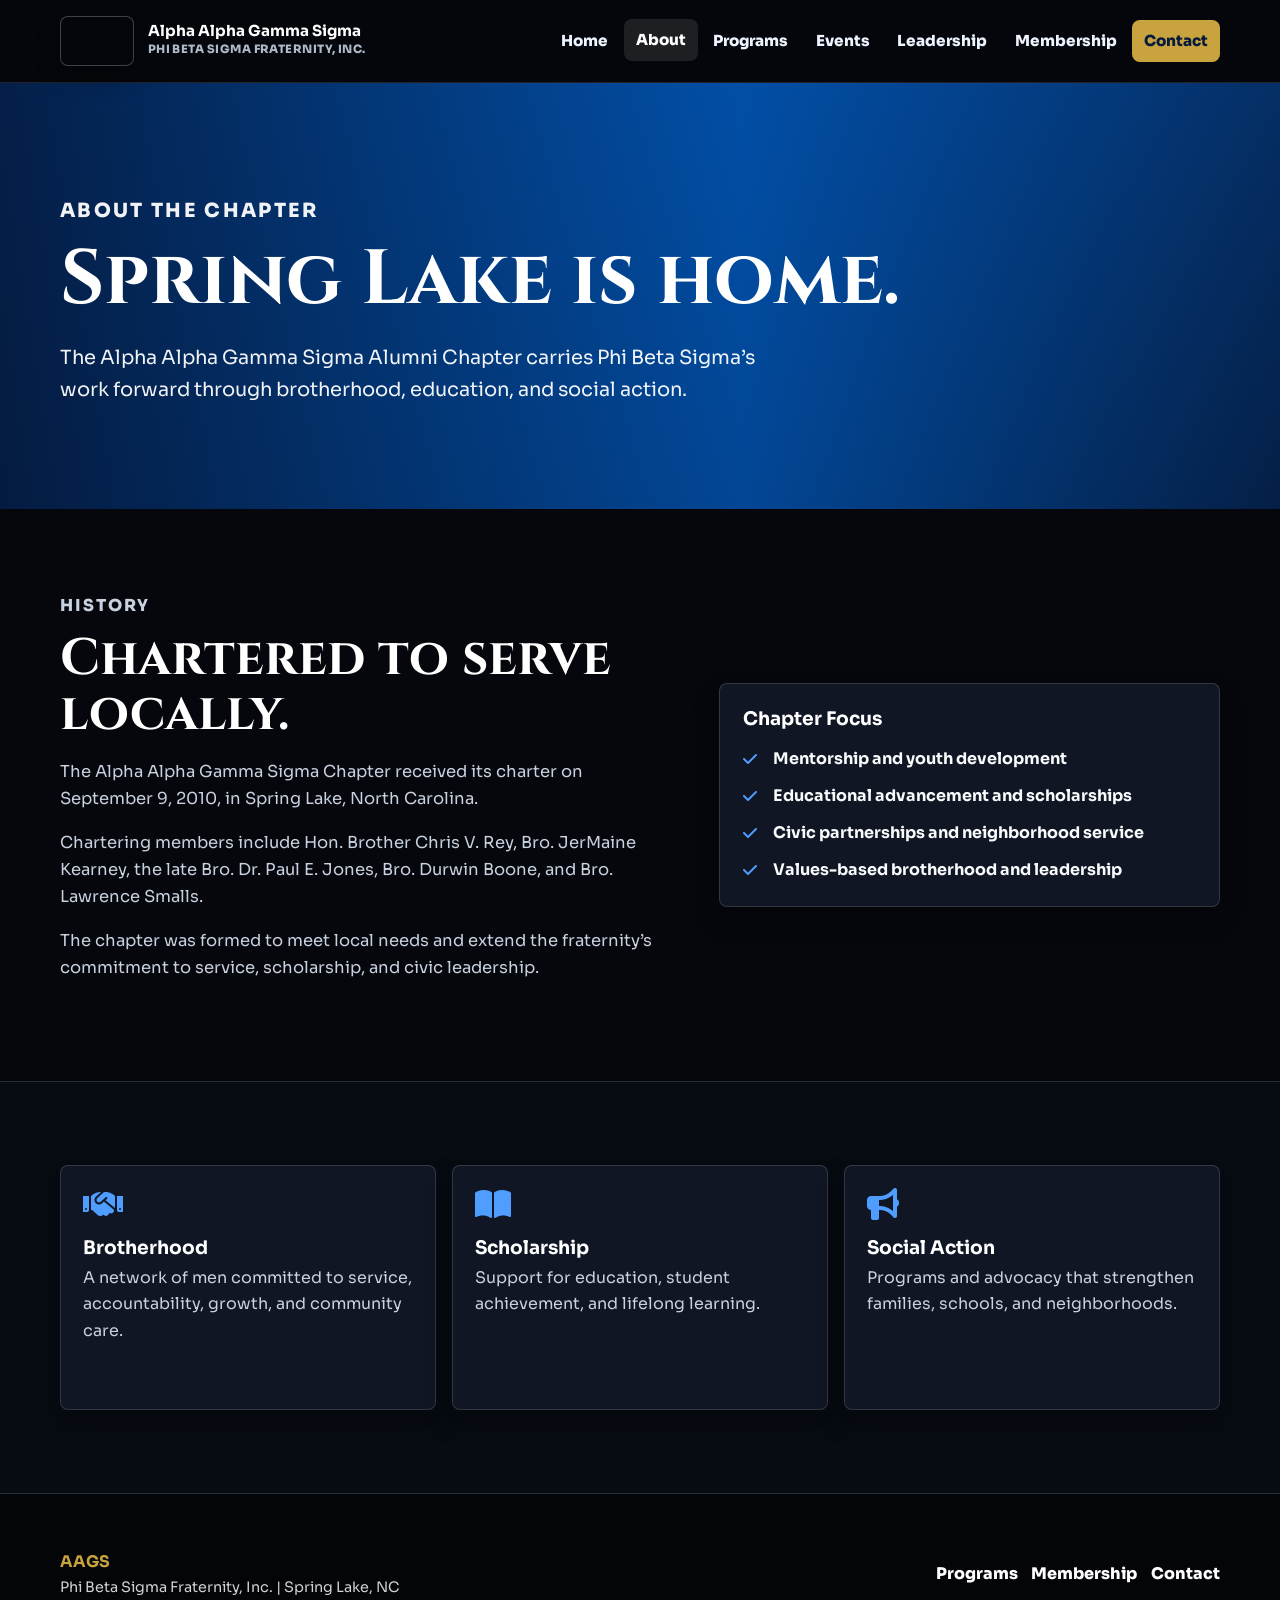
<file: about.html>
<!DOCTYPE html>
<html lang="en">
<head>
    <meta charset="UTF-8">
    <meta name="viewport" content="width=device-width, initial-scale=1.0">
    <title>About | AAGS Phi Beta Sigma</title>
    <meta name="description" content="About the Alpha Alpha Gamma Sigma Chapter of Phi Beta Sigma Fraternity, Inc.">
    <link rel="preconnect" href="https://fonts.googleapis.com">
    <link rel="preconnect" href="https://fonts.gstatic.com" crossorigin>
    <link href="https://fonts.googleapis.com/css2?family=Cinzel:wght@600;700;800&family=Sora:wght@400;500;600;700;800&display=swap" rel="stylesheet">
    <link rel="stylesheet" href="ai_studio_code.css">
    <link rel="stylesheet" href="https://cdnjs.cloudflare.com/ajax/libs/font-awesome/6.0.0/css/all.min.css">
</head>
<body>
    <a class="skip-link" href="#main">Skip to content</a>
    <header class="site-header">
        <nav class="container nav" aria-label="Primary navigation">
            <a href="index.html" class="logo"><span class="logo-seal">Σ</span><span><strong>Alpha Alpha Gamma Sigma</strong><small>Phi Beta Sigma Fraternity, Inc.</small></span></a>
            <button class="hamburger" id="hamburger" type="button" aria-label="Toggle navigation" aria-expanded="false" aria-controls="nav-links"><span></span><span></span><span></span></button>
            <ul class="nav-links" id="nav-links">
                <li><a href="index.html">Home</a></li>
                <li><a class="is-active" href="about.html">About</a></li>
                <li><a href="programs.html">Programs</a></li>
                <li><a href="events.html">Events</a></li>
                <li><a href="leadership.html">Leadership</a></li>
                <li><a href="membership.html">Membership</a></li>
                <li><a class="nav-cta" href="contact.html">Contact</a></li>
            </ul>
        </nav>
    </header>
    <main id="main">
        <section class="page-hero about-hero">
            <div class="container">
                <p class="eyebrow">About The Chapter</p>
                <h1>Spring Lake is home.</h1>
                <p>The Alpha Alpha Gamma Sigma Alumni Chapter carries Phi Beta Sigma’s work forward through brotherhood, education, and social action.</p>
            </div>
        </section>
        <section class="section">
            <div class="container split">
                <div>
                    <p class="section-kicker">History</p>
                    <h2>Chartered to serve locally.</h2>
                    <p>The Alpha Alpha Gamma Sigma Chapter received its charter on September 9, 2010, in Spring Lake, North Carolina.</p>
                    <p>Chartering members include Hon. Brother Chris V. Rey, Bro. JerMaine Kearney, the late Bro. Dr. Paul E. Jones, Bro. Durwin Boone, and Bro. Lawrence Smalls.</p>
                    <p>The chapter was formed to meet local needs and extend the fraternity’s commitment to service, scholarship, and civic leadership.</p>
                </div>
                <div class="info-panel">
                    <h3>Chapter Focus</h3>
                    <ul class="check-list">
                        <li>Mentorship and youth development</li>
                        <li>Educational advancement and scholarships</li>
                        <li>Civic partnerships and neighborhood service</li>
                        <li>Values-based brotherhood and leadership</li>
                    </ul>
                </div>
            </div>
        </section>
        <section class="section soft-section">
            <div class="container card-grid three">
                <article class="feature-card"><i class="fas fa-handshake" aria-hidden="true"></i><h3>Brotherhood</h3><p>A network of men committed to service, accountability, growth, and community care.</p></article>
                <article class="feature-card"><i class="fas fa-book-open" aria-hidden="true"></i><h3>Scholarship</h3><p>Support for education, student achievement, and lifelong learning.</p></article>
                <article class="feature-card"><i class="fas fa-bullhorn" aria-hidden="true"></i><h3>Social Action</h3><p>Programs and advocacy that strengthen families, schools, and neighborhoods.</p></article>
            </div>
        </section>
    </main>
    <footer class="site-footer"><div class="container footer-grid"><div><strong>AAGS</strong><span>Phi Beta Sigma Fraternity, Inc. | Spring Lake, NC</span></div><div class="footer-links"><a href="programs.html">Programs</a><a href="membership.html">Membership</a><a href="contact.html">Contact</a></div></div></footer>
    <script src="site.js"></script>
</body>
</html>
</file>
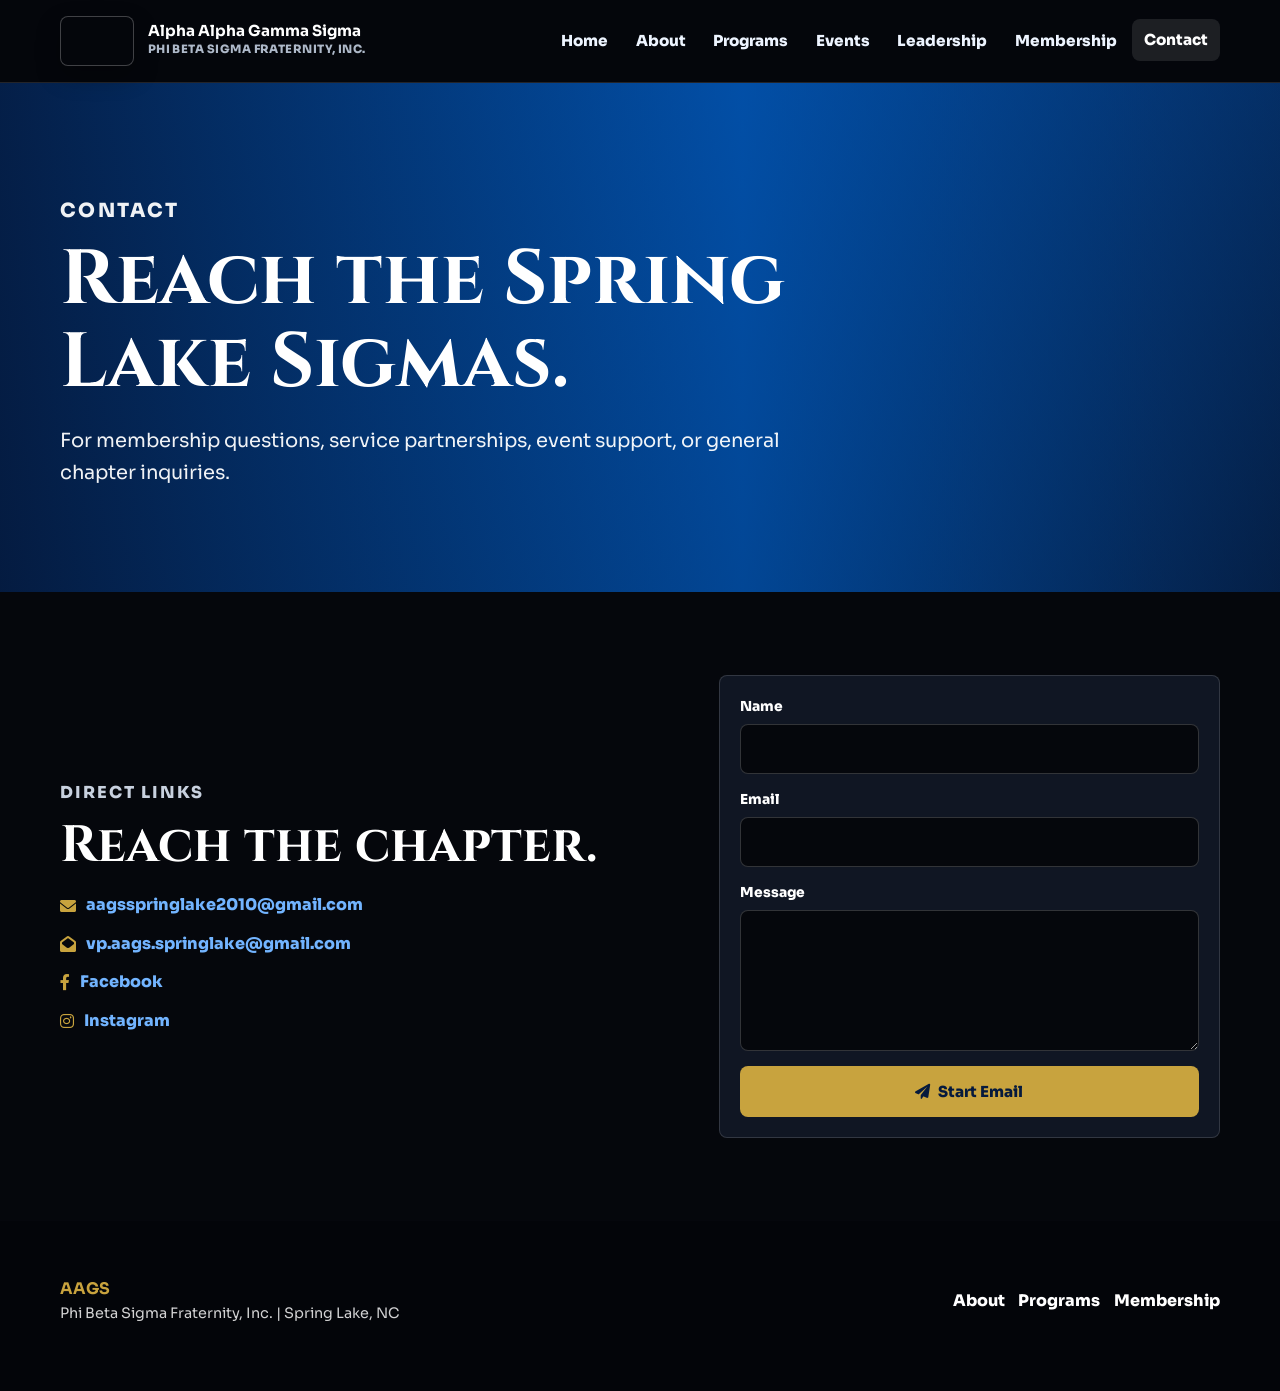
<file: contact.html>
<!DOCTYPE html>
<html lang="en">
<head>
    <meta charset="UTF-8">
    <meta name="viewport" content="width=device-width, initial-scale=1.0">
    <title>Contact | AAGS Phi Beta Sigma</title>
    <meta name="description" content="Contact the Alpha Alpha Gamma Sigma Chapter.">
    <link rel="preconnect" href="https://fonts.googleapis.com">
    <link rel="preconnect" href="https://fonts.gstatic.com" crossorigin>
    <link href="https://fonts.googleapis.com/css2?family=Cinzel:wght@600;700;800&family=Sora:wght@400;500;600;700;800&display=swap" rel="stylesheet">
    <link rel="stylesheet" href="ai_studio_code.css">
    <link rel="stylesheet" href="https://cdnjs.cloudflare.com/ajax/libs/font-awesome/6.0.0/css/all.min.css">
</head>
<body>
    <a class="skip-link" href="#main">Skip to content</a>
    <header class="site-header">
        <nav class="container nav" aria-label="Primary navigation">
            <a href="index.html" class="logo"><span class="logo-seal">Σ</span><span><strong>Alpha Alpha Gamma Sigma</strong><small>Phi Beta Sigma Fraternity, Inc.</small></span></a>
            <button class="hamburger" id="hamburger" type="button" aria-label="Toggle navigation" aria-expanded="false" aria-controls="nav-links"><span></span><span></span><span></span></button>
            <ul class="nav-links" id="nav-links">
                <li><a href="index.html">Home</a></li>
                <li><a href="about.html">About</a></li>
                <li><a href="programs.html">Programs</a></li>
                <li><a href="events.html">Events</a></li>
                <li><a href="leadership.html">Leadership</a></li>
                <li><a href="membership.html">Membership</a></li>
                <li><a class="nav-cta is-active" href="contact.html">Contact</a></li>
            </ul>
        </nav>
    </header>
    <main id="main">
        <section class="page-hero contact-hero">
            <div class="container">
                <p class="eyebrow">Contact</p>
                <h1>Reach the Spring Lake Sigmas.</h1>
                <p>For membership questions, service partnerships, event support, or general chapter inquiries.</p>
            </div>
        </section>
        <section class="section">
            <div class="container split">
                <div>
                    <p class="section-kicker">Direct Links</p>
                    <h2>Reach the chapter.</h2>
                    <div class="contact-links">
                        <a href="mailto:aagsspringlake2010@gmail.com"><i class="fas fa-envelope" aria-hidden="true"></i> aagsspringlake2010@gmail.com</a>
                        <a href="mailto:vp.aags.springlake@gmail.com"><i class="fas fa-envelope-open" aria-hidden="true"></i> vp.aags.springlake@gmail.com</a>
                        <a href="https://www.facebook.com/springlakesigmas/" target="_blank" rel="noopener noreferrer"><i class="fab fa-facebook-f" aria-hidden="true"></i> Facebook</a>
                        <a href="https://www.instagram.com/springlakesigmas?igsh=Mno2aHN0MXltemZu&utm_source=qr" target="_blank" rel="noopener noreferrer"><i class="fab fa-instagram" aria-hidden="true"></i> Instagram</a>
                    </div>
                </div>
                <form class="contact-form" action="mailto:aagsspringlake2010@gmail.com" method="post" enctype="text/plain">
                    <label>Name<input name="name" type="text" autocomplete="name" required></label>
                    <label>Email<input name="email" type="email" autocomplete="email" required></label>
                    <label>Message<textarea name="message" rows="5" required></textarea></label>
                    <button class="btn btn-gold" type="submit"><i class="fas fa-paper-plane" aria-hidden="true"></i> Start Email</button>
                </form>
            </div>
        </section>
    </main>
    <footer class="site-footer"><div class="container footer-grid"><div><strong>AAGS</strong><span>Phi Beta Sigma Fraternity, Inc. | Spring Lake, NC</span></div><div class="footer-links"><a href="about.html">About</a><a href="programs.html">Programs</a><a href="membership.html">Membership</a></div></div></footer>
    <script src="site.js"></script>
</body>
</html>
</file>
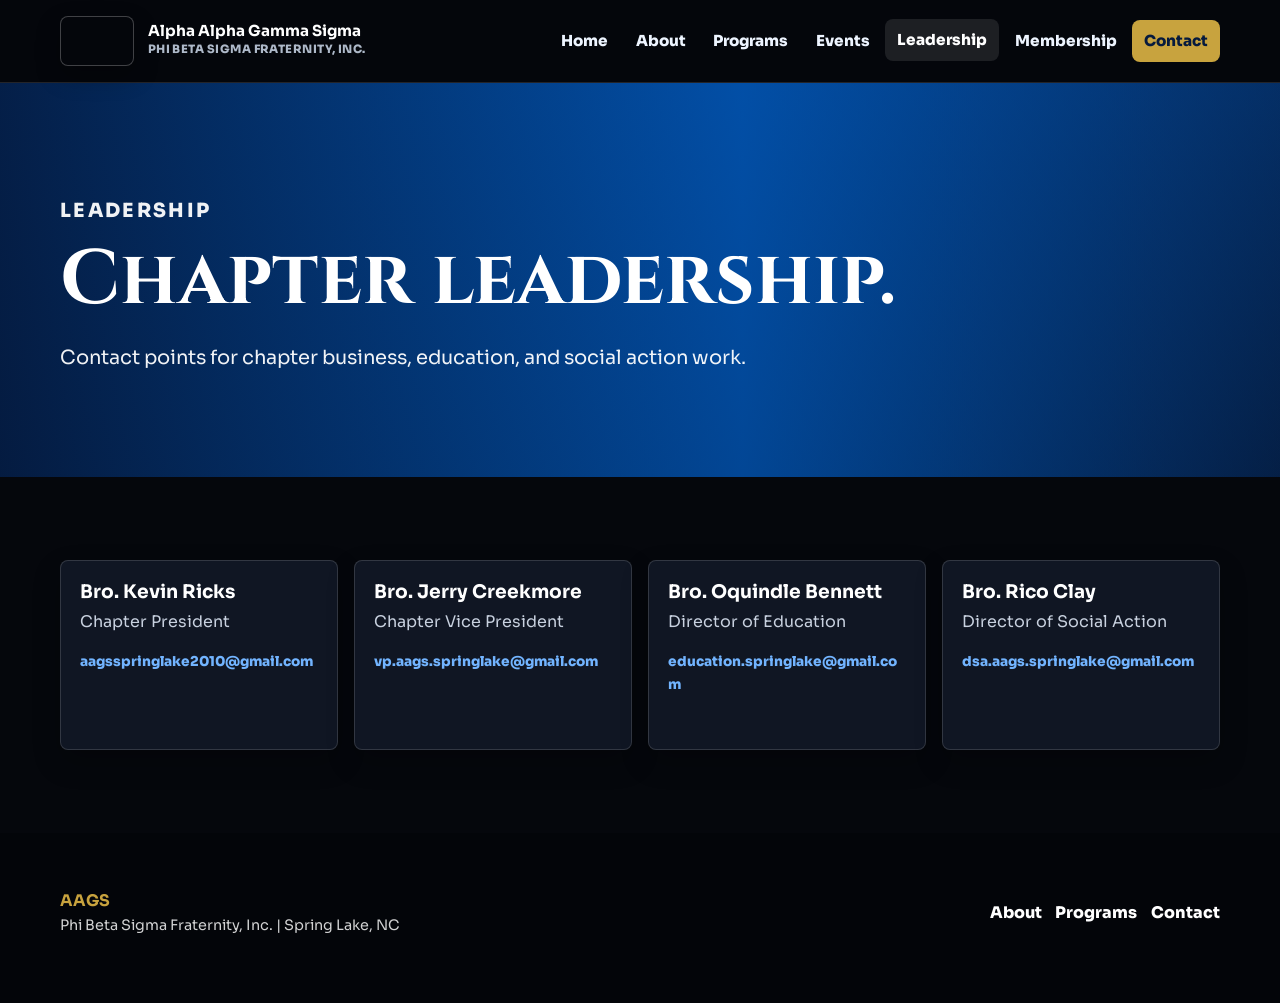
<file: leadership.html>
<!DOCTYPE html>
<html lang="en">
<head>
    <meta charset="UTF-8">
    <meta name="viewport" content="width=device-width, initial-scale=1.0">
    <title>Leadership | AAGS Phi Beta Sigma</title>
    <meta name="description" content="Chapter officers of Alpha Alpha Gamma Sigma Chapter.">
    <link rel="preconnect" href="https://fonts.googleapis.com">
    <link rel="preconnect" href="https://fonts.gstatic.com" crossorigin>
    <link href="https://fonts.googleapis.com/css2?family=Cinzel:wght@600;700;800&family=Sora:wght@400;500;600;700;800&display=swap" rel="stylesheet">
    <link rel="stylesheet" href="ai_studio_code.css">
    <link rel="stylesheet" href="https://cdnjs.cloudflare.com/ajax/libs/font-awesome/6.0.0/css/all.min.css">
</head>
<body>
    <a class="skip-link" href="#main">Skip to content</a>
    <header class="site-header">
        <nav class="container nav" aria-label="Primary navigation">
            <a href="index.html" class="logo"><span class="logo-seal">Σ</span><span><strong>Alpha Alpha Gamma Sigma</strong><small>Phi Beta Sigma Fraternity, Inc.</small></span></a>
            <button class="hamburger" id="hamburger" type="button" aria-label="Toggle navigation" aria-expanded="false" aria-controls="nav-links"><span></span><span></span><span></span></button>
            <ul class="nav-links" id="nav-links">
                <li><a href="index.html">Home</a></li>
                <li><a href="about.html">About</a></li>
                <li><a href="programs.html">Programs</a></li>
                <li><a href="events.html">Events</a></li>
                <li><a class="is-active" href="leadership.html">Leadership</a></li>
                <li><a href="membership.html">Membership</a></li>
                <li><a class="nav-cta" href="contact.html">Contact</a></li>
            </ul>
        </nav>
    </header>
    <main id="main">
        <section class="page-hero blue-page">
            <div class="container">
                <p class="eyebrow">Leadership</p>
                <h1>Chapter leadership.</h1>
                <p>Contact points for chapter business, education, and social action work.</p>
            </div>
        </section>
        <section class="section">
            <div class="container leader-grid">
                <article><h3>Bro. Kevin Ricks</h3><p>Chapter President</p><a href="mailto:aagsspringlake2010@gmail.com">aagsspringlake2010@gmail.com</a></article>
                <article><h3>Bro. Jerry Creekmore</h3><p>Chapter Vice President</p><a href="mailto:vp.aags.springlake@gmail.com">vp.aags.springlake@gmail.com</a></article>
                <article><h3>Bro. Oquindle Bennett</h3><p>Director of Education</p><a href="mailto:education.springlake@gmail.com">education.springlake@gmail.com</a></article>
                <article><h3>Bro. Rico Clay</h3><p>Director of Social Action</p><a href="mailto:dsa.aags.springlake@gmail.com">dsa.aags.springlake@gmail.com</a></article>
            </div>
        </section>
    </main>
    <footer class="site-footer"><div class="container footer-grid"><div><strong>AAGS</strong><span>Phi Beta Sigma Fraternity, Inc. | Spring Lake, NC</span></div><div class="footer-links"><a href="about.html">About</a><a href="programs.html">Programs</a><a href="contact.html">Contact</a></div></div></footer>
    <script src="site.js"></script>
</body>
</html>
</file>
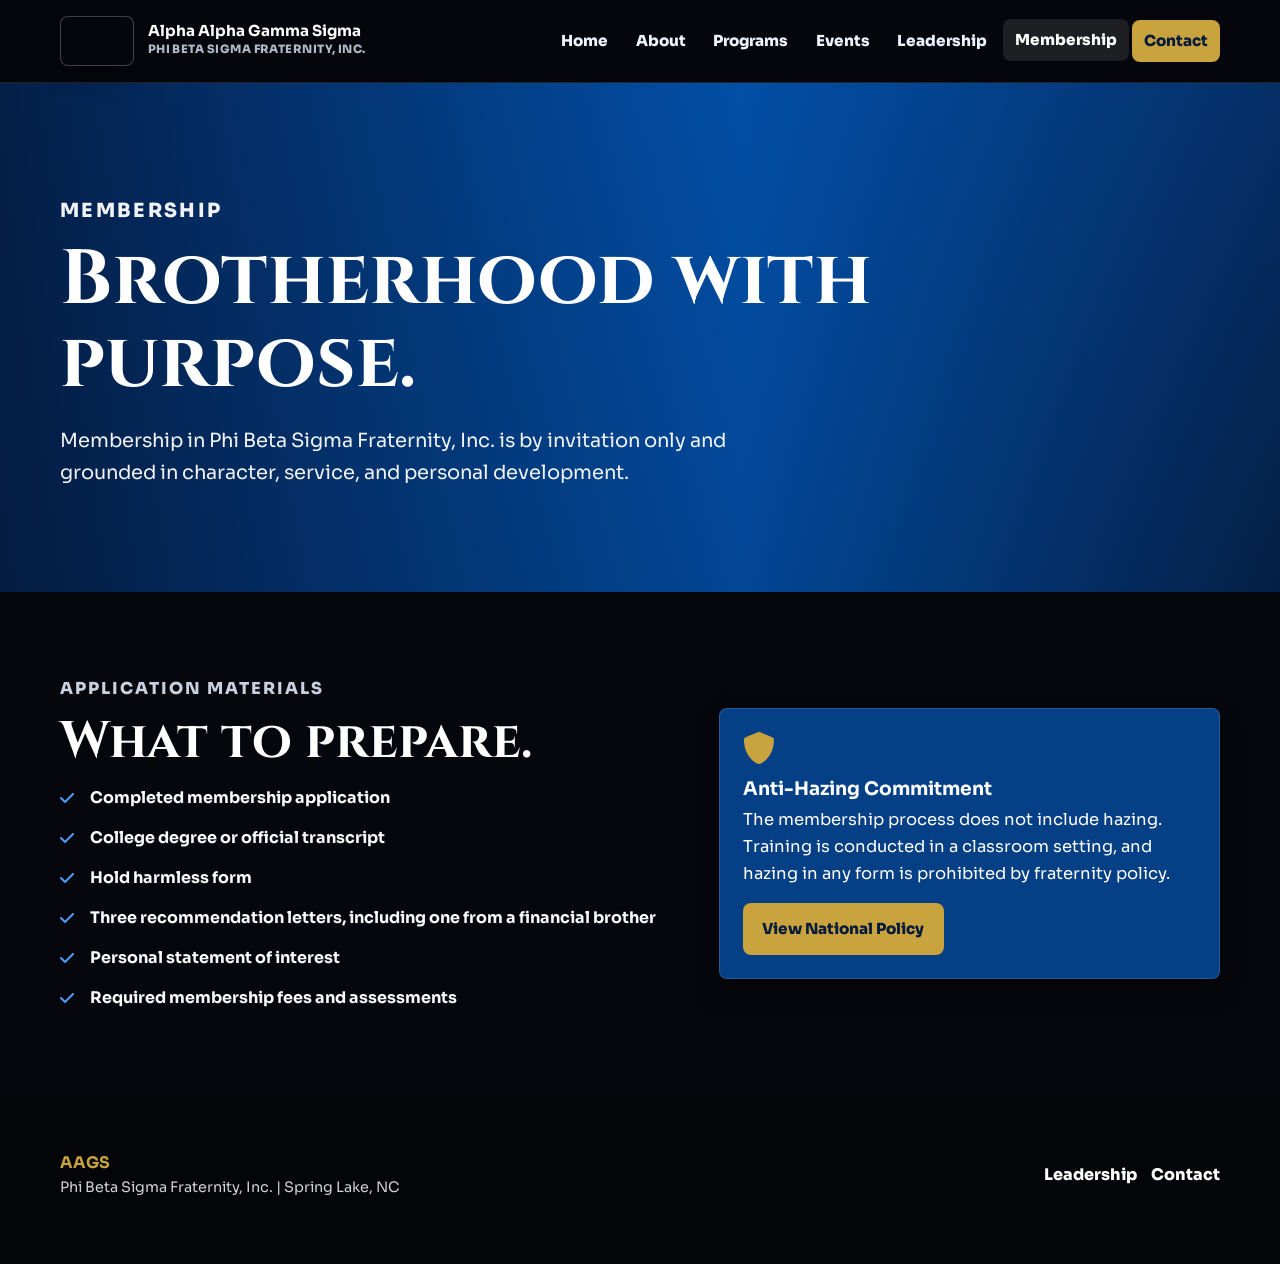
<file: membership.html>
<!DOCTYPE html>
<html lang="en">
<head>
    <meta charset="UTF-8">
    <meta name="viewport" content="width=device-width, initial-scale=1.0">
    <title>Membership | AAGS Phi Beta Sigma</title>
    <meta name="description" content="Membership information for Alpha Alpha Gamma Sigma Chapter.">
    <link rel="preconnect" href="https://fonts.googleapis.com">
    <link rel="preconnect" href="https://fonts.gstatic.com" crossorigin>
    <link href="https://fonts.googleapis.com/css2?family=Cinzel:wght@600;700;800&family=Sora:wght@400;500;600;700;800&display=swap" rel="stylesheet">
    <link rel="stylesheet" href="ai_studio_code.css">
    <link rel="stylesheet" href="https://cdnjs.cloudflare.com/ajax/libs/font-awesome/6.0.0/css/all.min.css">
</head>
<body>
    <a class="skip-link" href="#main">Skip to content</a>
    <header class="site-header">
        <nav class="container nav" aria-label="Primary navigation">
            <a href="index.html" class="logo"><span class="logo-seal">Σ</span><span><strong>Alpha Alpha Gamma Sigma</strong><small>Phi Beta Sigma Fraternity, Inc.</small></span></a>
            <button class="hamburger" id="hamburger" type="button" aria-label="Toggle navigation" aria-expanded="false" aria-controls="nav-links"><span></span><span></span><span></span></button>
            <ul class="nav-links" id="nav-links">
                <li><a href="index.html">Home</a></li>
                <li><a href="about.html">About</a></li>
                <li><a href="programs.html">Programs</a></li>
                <li><a href="events.html">Events</a></li>
                <li><a href="leadership.html">Leadership</a></li>
                <li><a class="is-active" href="membership.html">Membership</a></li>
                <li><a class="nav-cta" href="contact.html">Contact</a></li>
            </ul>
        </nav>
    </header>
    <main id="main">
        <section class="page-hero member-hero">
            <div class="container">
                <p class="eyebrow">Membership</p>
                <h1>Brotherhood with purpose.</h1>
                <p>Membership in Phi Beta Sigma Fraternity, Inc. is by invitation only and grounded in character, service, and personal development.</p>
            </div>
        </section>
        <section class="section">
            <div class="container split">
                <div>
                    <p class="section-kicker">Application Materials</p>
                    <h2>What to prepare.</h2>
                    <ul class="check-list large">
                        <li>Completed membership application</li>
                        <li>College degree or official transcript</li>
                        <li>Hold harmless form</li>
                        <li>Three recommendation letters, including one from a financial brother</li>
                        <li>Personal statement of interest</li>
                        <li>Required membership fees and assessments</li>
                    </ul>
                </div>
                <aside class="info-panel royal">
                    <i class="fas fa-shield-alt" aria-hidden="true"></i>
                    <h3>Anti-Hazing Commitment</h3>
                    <p>The membership process does not include hazing. Training is conducted in a classroom setting, and hazing in any form is prohibited by fraternity policy.</p>
                    <a class="btn btn-gold" href="https://phibetasigma1914.org/resources/anti-hazing/" target="_blank" rel="noopener noreferrer">View National Policy</a>
                </aside>
            </div>
        </section>
    </main>
    <footer class="site-footer"><div class="container footer-grid"><div><strong>AAGS</strong><span>Phi Beta Sigma Fraternity, Inc. | Spring Lake, NC</span></div><div class="footer-links"><a href="leadership.html">Leadership</a><a href="contact.html">Contact</a></div></div></footer>
    <script src="site.js"></script>
</body>
</html>
</file>
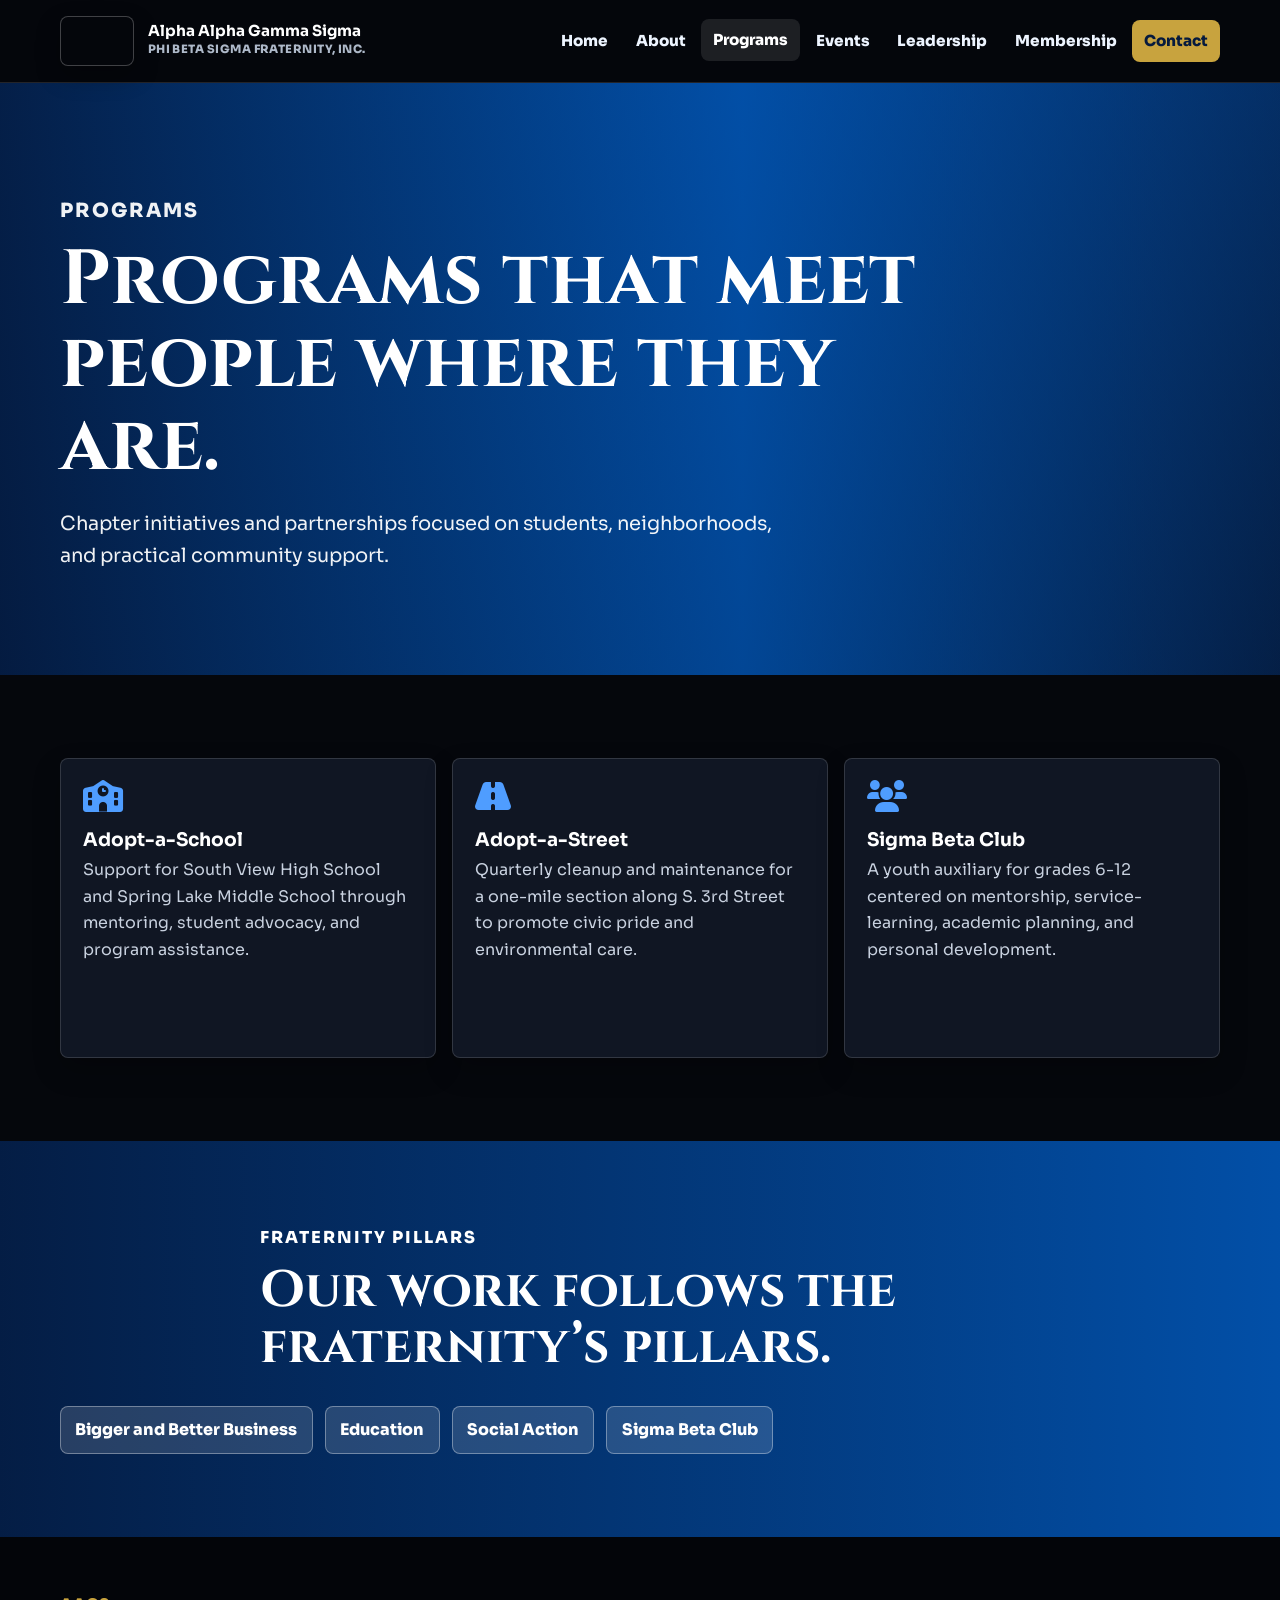
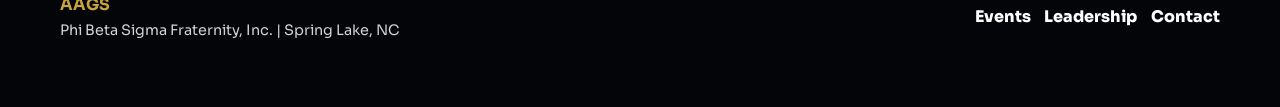
<file: programs.html>
<!DOCTYPE html>
<html lang="en">
<head>
    <meta charset="UTF-8">
    <meta name="viewport" content="width=device-width, initial-scale=1.0">
    <title>Programs | AAGS Phi Beta Sigma</title>
    <meta name="description" content="Programs and community initiatives of the Alpha Alpha Gamma Sigma Chapter.">
    <link rel="preconnect" href="https://fonts.googleapis.com">
    <link rel="preconnect" href="https://fonts.gstatic.com" crossorigin>
    <link href="https://fonts.googleapis.com/css2?family=Cinzel:wght@600;700;800&family=Sora:wght@400;500;600;700;800&display=swap" rel="stylesheet">
    <link rel="stylesheet" href="ai_studio_code.css">
    <link rel="stylesheet" href="https://cdnjs.cloudflare.com/ajax/libs/font-awesome/6.0.0/css/all.min.css">
</head>
<body>
    <a class="skip-link" href="#main">Skip to content</a>
    <header class="site-header">
        <nav class="container nav" aria-label="Primary navigation">
            <a href="index.html" class="logo"><span class="logo-seal">Σ</span><span><strong>Alpha Alpha Gamma Sigma</strong><small>Phi Beta Sigma Fraternity, Inc.</small></span></a>
            <button class="hamburger" id="hamburger" type="button" aria-label="Toggle navigation" aria-expanded="false" aria-controls="nav-links"><span></span><span></span><span></span></button>
            <ul class="nav-links" id="nav-links">
                <li><a href="index.html">Home</a></li>
                <li><a href="about.html">About</a></li>
                <li><a class="is-active" href="programs.html">Programs</a></li>
                <li><a href="events.html">Events</a></li>
                <li><a href="leadership.html">Leadership</a></li>
                <li><a href="membership.html">Membership</a></li>
                <li><a class="nav-cta" href="contact.html">Contact</a></li>
            </ul>
        </nav>
    </header>
    <main id="main">
        <section class="page-hero blue-page">
            <div class="container">
                <p class="eyebrow">Programs</p>
                <h1>Programs that meet people where they are.</h1>
                <p>Chapter initiatives and partnerships focused on students, neighborhoods, and practical community support.</p>
            </div>
        </section>
        <section class="section">
            <div class="container card-grid three">
                <article class="feature-card tall"><i class="fas fa-school" aria-hidden="true"></i><h3>Adopt-a-School</h3><p>Support for South View High School and Spring Lake Middle School through mentoring, student advocacy, and program assistance.</p></article>
                <article class="feature-card tall"><i class="fas fa-road" aria-hidden="true"></i><h3>Adopt-a-Street</h3><p>Quarterly cleanup and maintenance for a one-mile section along S. 3rd Street to promote civic pride and environmental care.</p></article>
                <article class="feature-card tall"><i class="fas fa-users" aria-hidden="true"></i><h3>Sigma Beta Club</h3><p>A youth auxiliary for grades 6-12 centered on mentorship, service-learning, academic planning, and personal development.</p></article>
            </div>
        </section>
        <section class="section blue-section">
            <div class="container section-heading">
                <p class="section-kicker">Fraternity Pillars</p>
                <h2>Our work follows the fraternity’s pillars.</h2>
            </div>
            <div class="container pillar-row">
                <span>Bigger and Better Business</span>
                <span>Education</span>
                <span>Social Action</span>
                <span>Sigma Beta Club</span>
            </div>
        </section>
    </main>
    <footer class="site-footer"><div class="container footer-grid"><div><strong>AAGS</strong><span>Phi Beta Sigma Fraternity, Inc. | Spring Lake, NC</span></div><div class="footer-links"><a href="events.html">Events</a><a href="leadership.html">Leadership</a><a href="contact.html">Contact</a></div></div></footer>
    <script src="site.js"></script>
</body>
</html>
</file>
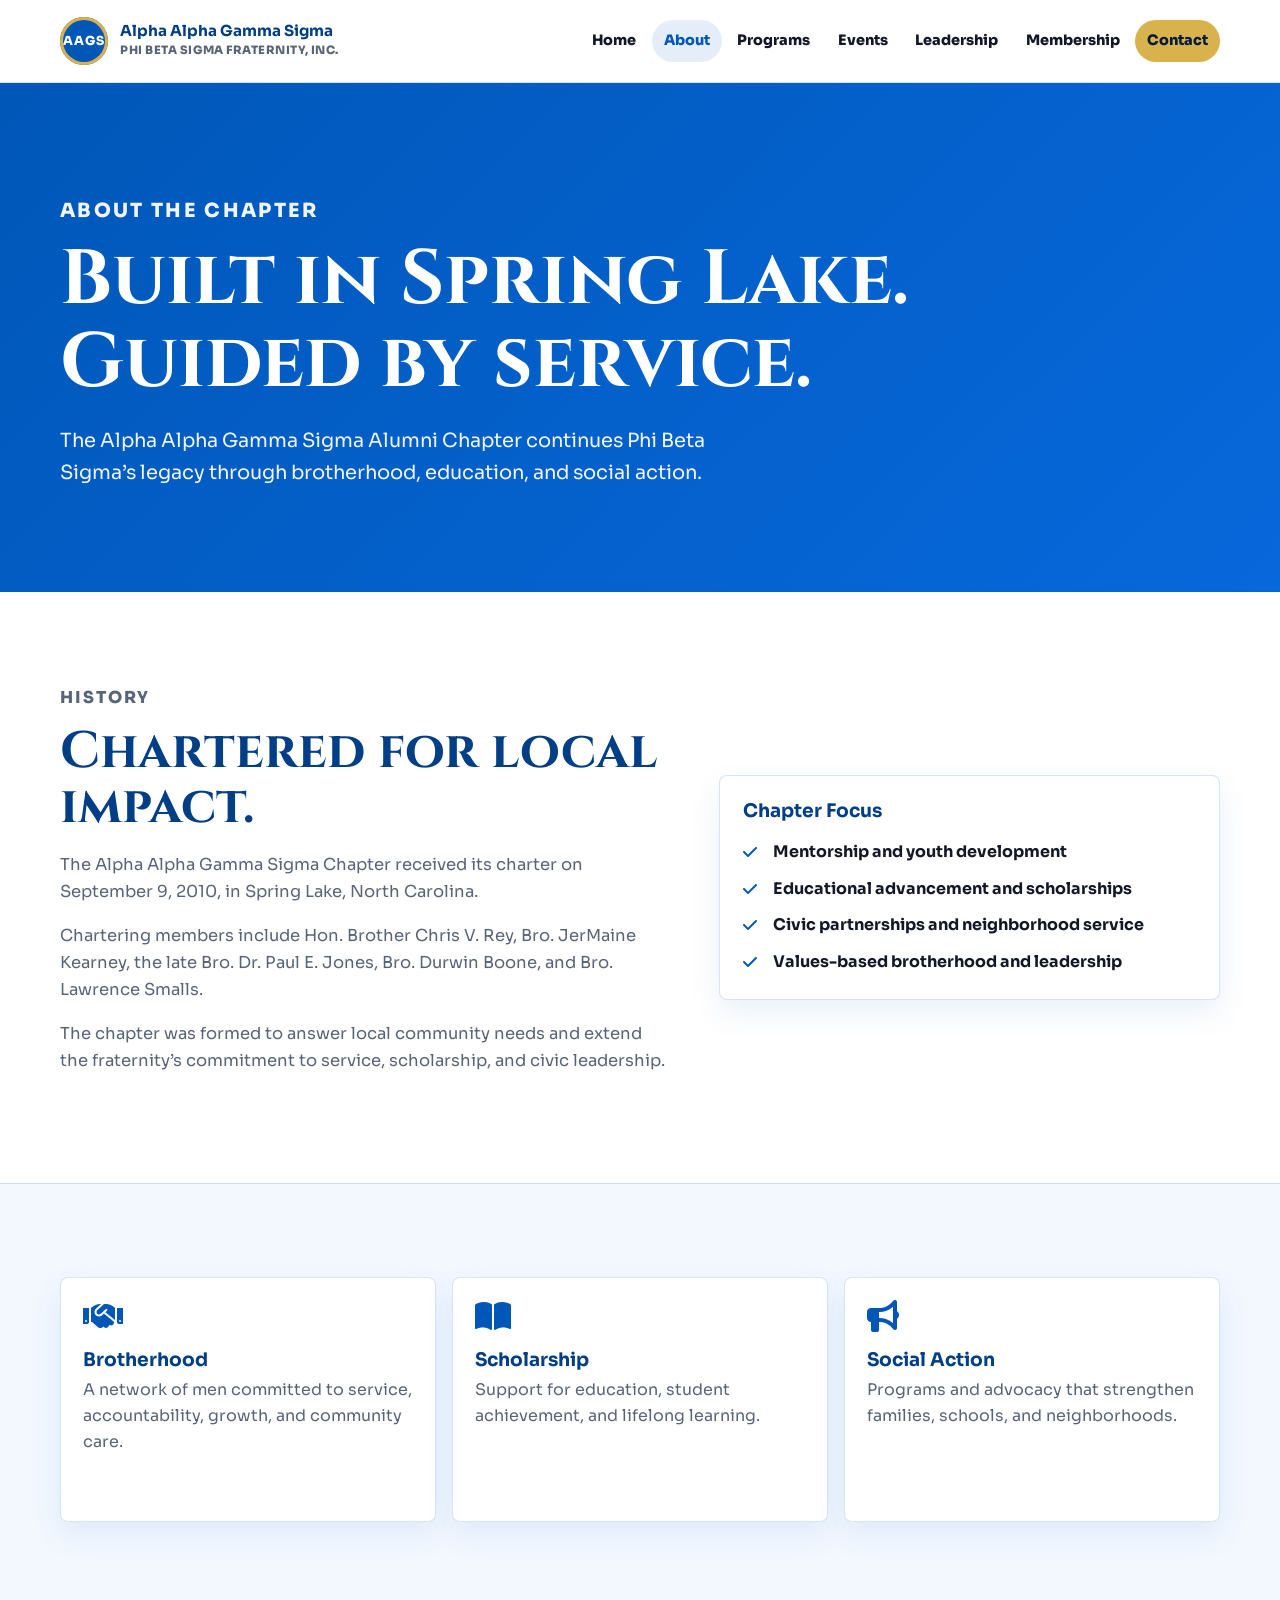
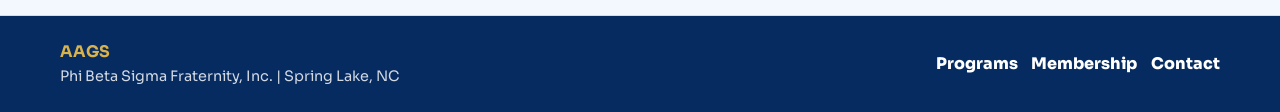
<file: bin/about.html>
<!DOCTYPE html>
<html lang="en">
<head>
    <meta charset="UTF-8">
    <meta name="viewport" content="width=device-width, initial-scale=1.0">
    <title>About | AAGS Phi Beta Sigma</title>
    <meta name="description" content="About the Alpha Alpha Gamma Sigma Chapter of Phi Beta Sigma Fraternity, Inc.">
    <link rel="preconnect" href="https://fonts.googleapis.com">
    <link rel="preconnect" href="https://fonts.gstatic.com" crossorigin>
    <link href="https://fonts.googleapis.com/css2?family=Cinzel:wght@600;700;800&family=Sora:wght@400;500;600;700;800&display=swap" rel="stylesheet">
    <link rel="stylesheet" href="ai_studio_code.css">
    <link rel="stylesheet" href="https://cdnjs.cloudflare.com/ajax/libs/font-awesome/6.0.0/css/all.min.css">
</head>
<body>
    <a class="skip-link" href="#main">Skip to content</a>
    <header class="site-header">
        <nav class="container nav" aria-label="Primary navigation">
            <a href="ai_studio_code.html" class="logo"><span class="logo-seal">AAGS</span><span><strong>Alpha Alpha Gamma Sigma</strong><small>Phi Beta Sigma Fraternity, Inc.</small></span></a>
            <button class="hamburger" id="hamburger" type="button" aria-label="Toggle navigation" aria-expanded="false" aria-controls="nav-links"><span></span><span></span><span></span></button>
            <ul class="nav-links" id="nav-links">
                <li><a href="ai_studio_code.html">Home</a></li>
                <li><a class="is-active" href="about.html">About</a></li>
                <li><a href="programs.html">Programs</a></li>
                <li><a href="events.html">Events</a></li>
                <li><a href="leadership.html">Leadership</a></li>
                <li><a href="membership.html">Membership</a></li>
                <li><a class="nav-cta" href="contact.html">Contact</a></li>
            </ul>
        </nav>
    </header>
    <main id="main">
        <section class="page-hero about-hero">
            <div class="container">
                <p class="eyebrow">About The Chapter</p>
                <h1>Built in Spring Lake. Guided by service.</h1>
                <p>The Alpha Alpha Gamma Sigma Alumni Chapter continues Phi Beta Sigma’s legacy through brotherhood, education, and social action.</p>
            </div>
        </section>
        <section class="section">
            <div class="container split">
                <div>
                    <p class="section-kicker">History</p>
                    <h2>Chartered for local impact.</h2>
                    <p>The Alpha Alpha Gamma Sigma Chapter received its charter on September 9, 2010, in Spring Lake, North Carolina.</p>
                    <p>Chartering members include Hon. Brother Chris V. Rey, Bro. JerMaine Kearney, the late Bro. Dr. Paul E. Jones, Bro. Durwin Boone, and Bro. Lawrence Smalls.</p>
                    <p>The chapter was formed to answer local community needs and extend the fraternity’s commitment to service, scholarship, and civic leadership.</p>
                </div>
                <div class="info-panel">
                    <h3>Chapter Focus</h3>
                    <ul class="check-list">
                        <li>Mentorship and youth development</li>
                        <li>Educational advancement and scholarships</li>
                        <li>Civic partnerships and neighborhood service</li>
                        <li>Values-based brotherhood and leadership</li>
                    </ul>
                </div>
            </div>
        </section>
        <section class="section soft-section">
            <div class="container card-grid three">
                <article class="feature-card"><i class="fas fa-handshake" aria-hidden="true"></i><h3>Brotherhood</h3><p>A network of men committed to service, accountability, growth, and community care.</p></article>
                <article class="feature-card"><i class="fas fa-book-open" aria-hidden="true"></i><h3>Scholarship</h3><p>Support for education, student achievement, and lifelong learning.</p></article>
                <article class="feature-card"><i class="fas fa-bullhorn" aria-hidden="true"></i><h3>Social Action</h3><p>Programs and advocacy that strengthen families, schools, and neighborhoods.</p></article>
            </div>
        </section>
    </main>
    <footer class="site-footer"><div class="container footer-grid"><div><strong>AAGS</strong><span>Phi Beta Sigma Fraternity, Inc. | Spring Lake, NC</span></div><div class="footer-links"><a href="programs.html">Programs</a><a href="membership.html">Membership</a><a href="contact.html">Contact</a></div></div></footer>
    <script src="site.js"></script>
</body>
</html>
</file>
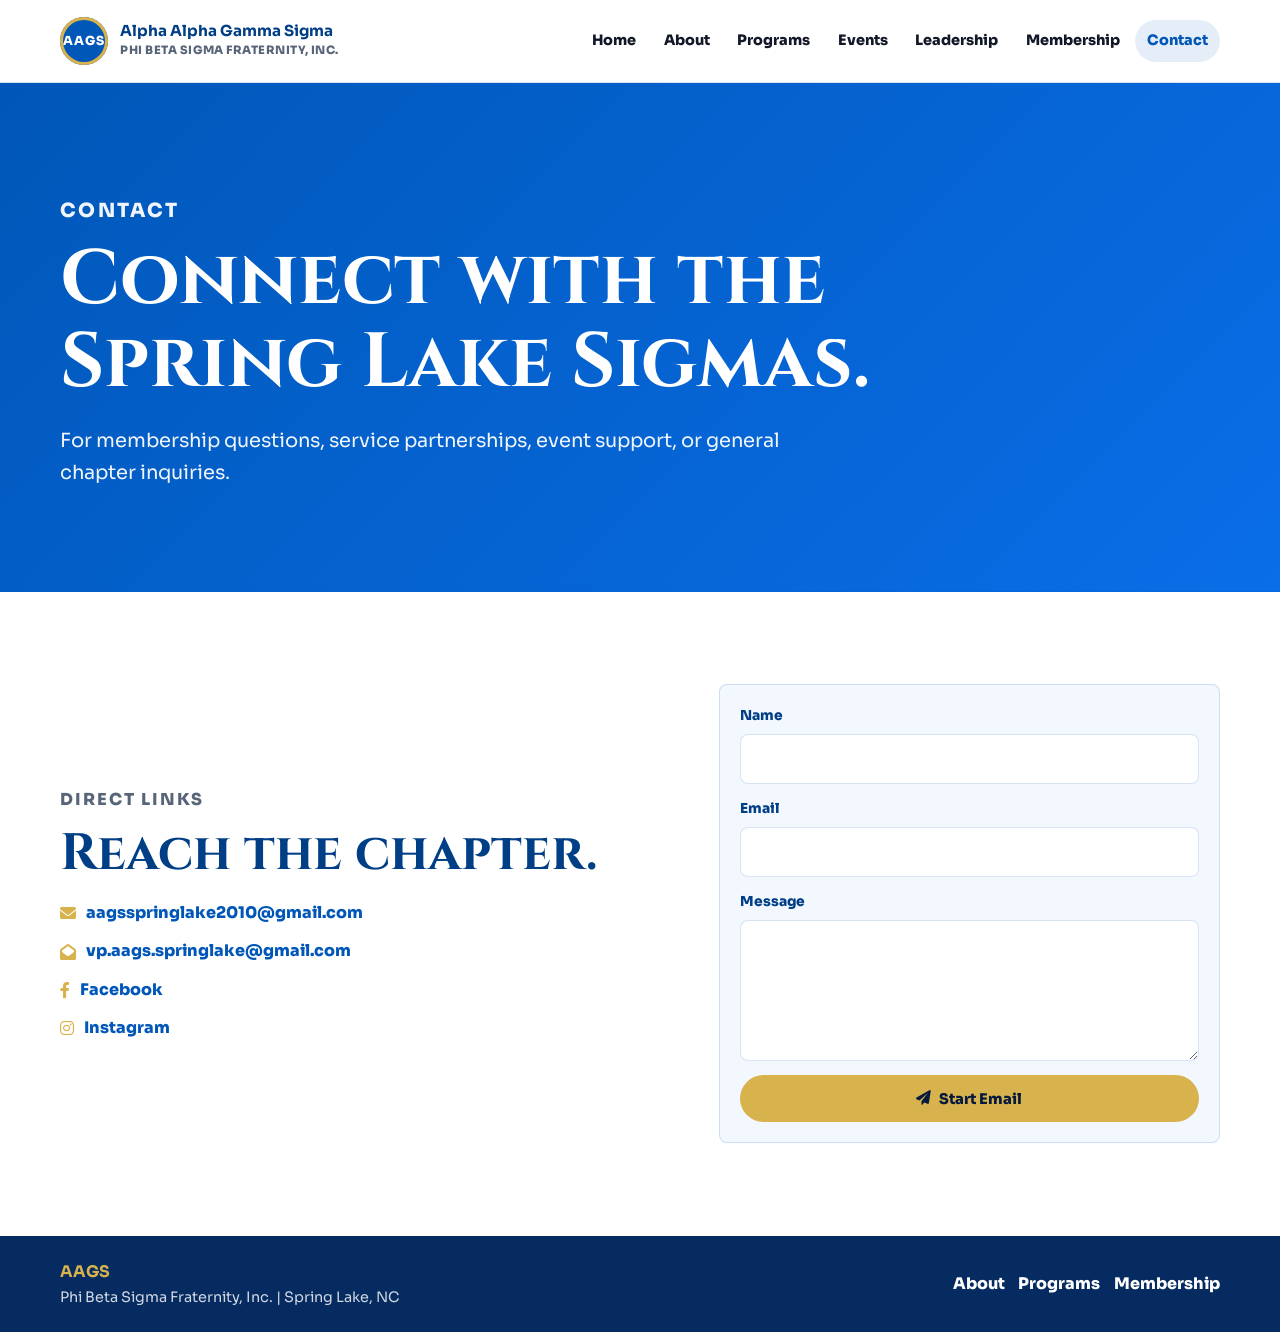
<file: bin/contact.html>
<!DOCTYPE html>
<html lang="en">
<head>
    <meta charset="UTF-8">
    <meta name="viewport" content="width=device-width, initial-scale=1.0">
    <title>Contact | AAGS Phi Beta Sigma</title>
    <meta name="description" content="Contact the Alpha Alpha Gamma Sigma Chapter.">
    <link rel="preconnect" href="https://fonts.googleapis.com">
    <link rel="preconnect" href="https://fonts.gstatic.com" crossorigin>
    <link href="https://fonts.googleapis.com/css2?family=Cinzel:wght@600;700;800&family=Sora:wght@400;500;600;700;800&display=swap" rel="stylesheet">
    <link rel="stylesheet" href="ai_studio_code.css">
    <link rel="stylesheet" href="https://cdnjs.cloudflare.com/ajax/libs/font-awesome/6.0.0/css/all.min.css">
</head>
<body>
    <a class="skip-link" href="#main">Skip to content</a>
    <header class="site-header">
        <nav class="container nav" aria-label="Primary navigation">
            <a href="ai_studio_code.html" class="logo"><span class="logo-seal">AAGS</span><span><strong>Alpha Alpha Gamma Sigma</strong><small>Phi Beta Sigma Fraternity, Inc.</small></span></a>
            <button class="hamburger" id="hamburger" type="button" aria-label="Toggle navigation" aria-expanded="false" aria-controls="nav-links"><span></span><span></span><span></span></button>
            <ul class="nav-links" id="nav-links">
                <li><a href="ai_studio_code.html">Home</a></li>
                <li><a href="about.html">About</a></li>
                <li><a href="programs.html">Programs</a></li>
                <li><a href="events.html">Events</a></li>
                <li><a href="leadership.html">Leadership</a></li>
                <li><a href="membership.html">Membership</a></li>
                <li><a class="nav-cta is-active" href="contact.html">Contact</a></li>
            </ul>
        </nav>
    </header>
    <main id="main">
        <section class="page-hero contact-hero">
            <div class="container">
                <p class="eyebrow">Contact</p>
                <h1>Connect with the Spring Lake Sigmas.</h1>
                <p>For membership questions, service partnerships, event support, or general chapter inquiries.</p>
            </div>
        </section>
        <section class="section">
            <div class="container split">
                <div>
                    <p class="section-kicker">Direct Links</p>
                    <h2>Reach the chapter.</h2>
                    <div class="contact-links">
                        <a href="mailto:aagsspringlake2010@gmail.com"><i class="fas fa-envelope" aria-hidden="true"></i> aagsspringlake2010@gmail.com</a>
                        <a href="mailto:vp.aags.springlake@gmail.com"><i class="fas fa-envelope-open" aria-hidden="true"></i> vp.aags.springlake@gmail.com</a>
                        <a href="https://www.facebook.com/springlakesigmas/" target="_blank" rel="noopener noreferrer"><i class="fab fa-facebook-f" aria-hidden="true"></i> Facebook</a>
                        <a href="https://www.instagram.com/springlakesigmas?igsh=Mno2aHN0MXltemZu&utm_source=qr" target="_blank" rel="noopener noreferrer"><i class="fab fa-instagram" aria-hidden="true"></i> Instagram</a>
                    </div>
                </div>
                <form class="contact-form" action="mailto:aagsspringlake2010@gmail.com" method="post" enctype="text/plain">
                    <label>Name<input name="name" type="text" autocomplete="name" required></label>
                    <label>Email<input name="email" type="email" autocomplete="email" required></label>
                    <label>Message<textarea name="message" rows="5" required></textarea></label>
                    <button class="btn btn-gold" type="submit"><i class="fas fa-paper-plane" aria-hidden="true"></i> Start Email</button>
                </form>
            </div>
        </section>
    </main>
    <footer class="site-footer"><div class="container footer-grid"><div><strong>AAGS</strong><span>Phi Beta Sigma Fraternity, Inc. | Spring Lake, NC</span></div><div class="footer-links"><a href="about.html">About</a><a href="programs.html">Programs</a><a href="membership.html">Membership</a></div></div></footer>
    <script src="site.js"></script>
</body>
</html>
</file>
<file: ai_studio_code.css>
:root {
    --sigma-royal: #0057b8;
    --sigma-royal-bright: #1769c2;
    --sigma-royal-deep: #003e86;
    --sigma-gold: #c8a33e;
    --sigma-gold-light: #fff4ce;
    --ink: #f8fafc;
    --muted: #c8d1df;
    --line: rgba(255, 255, 255, 0.14);
    --surface: #101623;
    --soft: #070b12;
    --shadow: 0 16px 34px rgba(0, 0, 0, 0.28);
    --radius: 8px;
    --chapter-photo: url("https://img1.wsimg.com/isteam/ip/1ad2a14c-80db-496e-b496-dcbae86181c4/4834248055207038295.jpeg/:/cr=t:0%25,l:0%25,w:100%25,h:100%25/rs=w:1600,h:960");
    --founders-image: url("https://static.wixstatic.com/media/f22672_2deab216cc2948378c6ea94b9f229eab~mv2.jpg/v1/crop/x_0%2Cy_0%2Cw_203%2Ch_249%2Cq_80%2Cenc_avif%2Cquality_auto/f22672_2deab216cc2948378c6ea94b9f229eab~mv2.jpg");
}

* {
    box-sizing: border-box;
}

html {
    scroll-behavior: smooth;
}

body {
    margin: 0;
    color: var(--ink);
    background: #05070c;
    font-family: "Sora", Arial, sans-serif;
    line-height: 1.65;
    text-rendering: optimizeLegibility;
    -webkit-font-smoothing: antialiased;
}

img {
    display: block;
    max-width: 100%;
}

a {
    color: inherit;
}

.container {
    width: min(1160px, calc(100% - 40px));
    margin: 0 auto;
}

.skip-link {
    position: fixed;
    top: 12px;
    left: 12px;
    z-index: 2000;
    transform: translateY(-160%);
    background: var(--sigma-gold);
    color: #061a3d;
    padding: 0.65rem 0.9rem;
    border-radius: var(--radius);
    font-weight: 900;
}

.skip-link:focus {
    transform: translateY(0);
}

.site-header {
    position: sticky;
    top: 0;
    z-index: 1000;
    background: rgba(5, 7, 12, 0.94);
    border-bottom: 1px solid rgba(255, 255, 255, 0.12);
    backdrop-filter: blur(12px);
    transition: background 240ms ease, border-color 240ms ease, box-shadow 240ms ease;
}

.nav {
    min-height: 82px;
    display: flex;
    align-items: center;
    justify-content: space-between;
    gap: 1rem;
}

.logo {
    display: inline-flex;
    align-items: center;
    gap: 0.85rem;
    min-width: 0;
    color: #ffffff;
    text-decoration: none;
}

.logo-seal {
    display: block;
    width: 74px;
    height: 50px;
    flex: 0 0 auto;
    overflow: hidden;
    border: 1px solid rgba(255, 255, 255, 0.24);
    border-radius: var(--radius);
    background: var(--founders-image) center / cover no-repeat;
    color: #ffffff;
    box-shadow: 0 10px 24px rgba(0, 0, 0, 0.26);
    font-size: 1.35rem;
    font-weight: 900;
    letter-spacing: 0;
    text-indent: -999px;
    text-transform: none;
}

.logo strong,
.logo small {
    display: block;
}

.logo strong {
    font-size: 0.95rem;
    line-height: 1.2;
}

.logo small {
    color: #aeb9c9;
    font-size: 0.72rem;
    font-weight: 800;
    letter-spacing: 0.04em;
    text-transform: uppercase;
}

.logo strong {
    line-height: 1.1;
}

.hero-copy {
    max-width: 680px;
}

.hero-media {
    filter: saturate(0.95);
    transform: scale(1.02);
}

.hero-panel,
.feature-card,
.quick-actions a,
.btn,
.nav-links a,
.footer-links a {
    transition: transform 180ms ease, box-shadow 180ms ease, background 180ms ease;
}

.hero-panel:hover {
    transform: translateY(-2px);
}

.footer-links a:hover {
    color: var(--sigma-royal);
}

::selection {
    background: rgba(10, 110, 232, 0.2);
    color: #ffffff;
}

.nav-links {
    display: flex;
    align-items: center;
    gap: 0.24rem;
    margin: 0;
    padding: 0;
    list-style: none;
}

.nav-links a {
    display: inline-flex;
    align-items: center;
    min-height: 42px;
    padding: 0.55rem 0.74rem;
    border-radius: var(--radius);
    color: #edf4ff;
    font-size: 0.95rem;
    font-weight: 800;
    text-decoration: none;
    transition: transform 180ms ease, background 180ms ease, color 180ms ease;
}

.nav-links a:hover,
.nav-links a.is-active {
    transform: translateY(-1px);
    background: rgba(255, 255, 255, 0.1);
    color: #ffffff;
}

.nav-links .nav-cta {
    background: var(--sigma-gold);
    color: #061a3d;
}

.hamburger {
    display: none;
    width: 44px;
    height: 44px;
    border: 1px solid var(--line);
    border-radius: var(--radius);
    background: #101623;
    cursor: pointer;
}

.hamburger span {
    display: block;
    width: 22px;
    height: 2px;
    margin: 5px auto;
    border-radius: 99px;
    background: #ffffff;
}

.hero {
    position: relative;
    min-height: calc(100vh - 82px);
    display: grid;
    align-items: center;
    overflow: hidden;
    color: #ffffff;
}

.hero-media,
.hero-scrim {
    position: absolute;
    inset: 0;
}

.hero-media {
    background: var(--chapter-photo) center 35% / cover no-repeat;
}

.hero-scrim {
    background:
        linear-gradient(90deg, rgba(4, 32, 77, 0.86), rgba(0, 87, 184, 0.64) 58%, rgba(0, 62, 134, 0.24)),
        linear-gradient(0deg, rgba(4, 22, 48, 0.7), rgba(0, 87, 184, 0.04) 42%);
}

.hero-grid {
    position: relative;
    z-index: 1;
    display: grid;
    grid-template-columns: minmax(0, 1fr) 380px;
    gap: 2rem;
    align-items: center;
    padding: 7rem 0 4rem;
}

.eyebrow,
.section-kicker {
    margin: 0 0 0.75rem;
    color: var(--sigma-gold);
    font-size: 0.78rem;
    font-weight: 900;
    letter-spacing: 0.12em;
    text-transform: uppercase;
}

.hero h1,
.page-hero h1,
h2 {
    margin: 0;
    font-family: "Cinzel", Georgia, serif;
    line-height: 1.08;
}

.hero h1 {
    max-width: 780px;
    font-size: clamp(2.55rem, 7vw, 5.8rem);
}

.hero-subtext,
.page-hero p,
.section-heading p,
.split p {
    color: var(--muted);
    font-size: 1.03rem;
}

.hero-subtext {
    max-width: 670px;
    margin: 1.2rem 0 0;
    color: rgba(255, 255, 255, 0.95);
    font-size: clamp(1rem, 1.8vw, 1.25rem);
}

.button-row {
    display: flex;
    flex-wrap: wrap;
    gap: 0.8rem;
    margin-top: 1.8rem;
}

.btn {
    display: inline-flex;
    align-items: center;
    justify-content: center;
    gap: 0.5rem;
    min-height: 48px;
    border: 0;
    border-radius: var(--radius);
    padding: 0.82rem 1.2rem;
    cursor: pointer;
    font: inherit;
    font-size: 0.95rem;
    font-weight: 900;
    text-decoration: none;
    transition: transform 200ms ease, box-shadow 200ms ease, background 200ms ease, filter 200ms ease;
}

.btn:hover {
    transform: translateY(-2px);
    box-shadow: 0 12px 24px rgba(18, 24, 39, 0.16);
}

.btn-outline {
    border: 1px solid rgba(255, 255, 255, 0.45);
    background: rgba(255, 255, 255, 0.12);
    color: #ffffff;
}

.btn-gold {
    background: var(--sigma-gold);
    color: #061a3d;
}

.btn-white {
    background: #101623;
    color: #ffffff;
    box-shadow: inset 0 0 0 1px rgba(255, 255, 255, 0.18);
}

.btn-outline {
    border: 1px solid rgba(255, 255, 255, 0.65);
    color: #ffffff;
}

.hero-panel {
    border: 1px solid rgba(255, 255, 255, 0.2);
    border-radius: var(--radius);
    background: rgba(7, 26, 68, 0.46);
    box-shadow: 0 18px 36px rgba(0, 0, 0, 0.18);
    backdrop-filter: blur(10px);
}

.hero-panel::before {
    display: block;
    height: 118px;
    content: "";
    border-bottom: 1px solid rgba(255, 255, 255, 0.2);
    background:
        linear-gradient(0deg, rgba(7, 26, 68, 0.2), rgba(7, 26, 68, 0.2)),
        var(--founders-image) center 26% / cover no-repeat;
}

.hero-panel div {
    padding: 1.05rem 1.15rem;
}

.hero-panel div + div {
    border-top: 1px solid rgba(255, 255, 255, 0.2);
}

.hero-panel span,
.hero-panel strong {
    display: block;
}

.hero-panel span {
    color: rgba(255, 255, 255, 0.78);
    font-size: 0.76rem;
    font-weight: 900;
    letter-spacing: 0.08em;
    text-transform: uppercase;
}

.hero-panel strong {
    margin-top: 0.2rem;
    color: #ffffff;
    font-size: 1.05rem;
}

.quick-band {
    background: #053f86;
    box-shadow: inset 0 1px 0 rgba(255, 255, 255, 0.12);
}

.quick-actions {
    display: grid;
    grid-template-columns: repeat(4, minmax(0, 1fr));
}

.quick-actions a {
    display: flex;
    align-items: center;
    gap: 0.7rem;
    min-height: 86px;
    padding: 1rem 1.15rem;
    border-left: 1px solid rgba(255, 255, 255, 0.16);
    color: #ffffff;
    font-weight: 900;
    text-decoration: none;
    transition: background 180ms ease, transform 180ms ease;
}

.quick-actions a:last-child {
    border-right: 1px solid rgba(255, 255, 255, 0.16);
}

.quick-actions a:hover {
    background: rgba(255, 255, 255, 0.14);
    transform: translateY(-1px);
}

.quick-actions i {
    color: var(--sigma-gold);
}

.section {
    padding: 5.2rem 0;
}

.section-heading {
    max-width: 760px;
    margin-bottom: 2rem;
}

h2 {
    color: #ffffff;
    font-size: clamp(2rem, 4vw, 3.35rem);
}

.card-grid {
    display: grid;
    gap: 1rem;
}

.card-grid.three {
    grid-template-columns: repeat(3, minmax(0, 1fr));
}

.feature-card,
.info-panel,
.leader-grid article {
    border: 1px solid var(--line);
    border-radius: var(--radius);
    background: var(--surface);
    box-shadow: 0 12px 28px rgba(0, 0, 0, 0.24);
    transition: transform 220ms ease, box-shadow 220ms ease, border-color 220ms ease;
}

.feature-card {
    min-height: 245px;
    padding: 1.35rem;
}

.feature-card:hover {
    transform: translateY(-3px);
    box-shadow: 0 18px 36px rgba(0, 0, 0, 0.34);
    border-color: rgba(255, 255, 255, 0.22);
}

.feature-card.tall {
    min-height: 300px;
}

.feature-card i {
    margin-bottom: 1rem;
    color: #4f9dff;
    font-size: 2rem;
}

.feature-card h3,
.info-panel h3,
.leader-grid h3,
.event-list h3 {
    margin: 0 0 0.35rem;
    color: #ffffff;
    line-height: 1.25;
}

.feature-card p,
.info-panel p,
.leader-grid p,
.event-list p {
    margin: 0;
    color: var(--muted);
}

.feature-card a,
.leader-grid a {
    display: inline-block;
    margin-top: 1rem;
    color: #72b4ff;
    font-weight: 900;
    text-decoration: none;
}

.blue-section {
    position: relative;
    overflow: hidden;
    background: #063b7c;
    color: #ffffff;
}

.blue-section::before {
    position: absolute;
    inset: -18px;
    content: "";
    background: var(--chapter-photo) center / cover no-repeat;
    filter: blur(8px);
    opacity: 0.28;
    transform: scale(1.04);
}

.blue-section::after {
    position: absolute;
    inset: 0;
    content: "";
    background: linear-gradient(90deg, rgba(4, 26, 63, 0.9), rgba(0, 87, 184, 0.72));
}

.blue-section > .container {
    position: relative;
    z-index: 1;
}

.blue-section h2,
.blue-section p {
    color: #ffffff;
}

.split {
    display: grid;
    grid-template-columns: minmax(0, 1fr) minmax(320px, 0.82fr);
    gap: 3rem;
    align-items: center;
}

.rounded-photo {
    width: 100%;
    min-height: 390px;
    object-fit: cover;
    border-radius: var(--radius);
    box-shadow: var(--shadow);
}

.page-hero {
    position: relative;
    overflow: hidden;
    padding: 7rem 0 5.2rem;
    background: #063b7c;
    color: #ffffff;
}

.page-hero::before {
    position: absolute;
    inset: -18px;
    content: "";
    background: var(--page-photo, var(--chapter-photo)) center / cover no-repeat;
    filter: blur(7px);
    opacity: 0.46;
    transform: scale(1.04);
}

.page-hero::after {
    position: absolute;
    inset: 0;
    content: "";
    background:
        linear-gradient(90deg, rgba(4, 26, 63, 0.86), rgba(0, 87, 184, 0.68) 58%, rgba(4, 26, 63, 0.42)),
        linear-gradient(0deg, rgba(5, 17, 39, 0.58), rgba(0, 87, 184, 0.1));
}

.page-hero > .container {
    position: relative;
    z-index: 1;
}

.page-hero h1 {
    max-width: 880px;
    font-size: clamp(2.4rem, 6vw, 5rem);
}

.page-hero p {
    max-width: 720px;
    color: rgba(255, 255, 255, 0.94);
    font-size: clamp(1rem, 1.8vw, 1.22rem);
}

.about-hero,
.event-hero,
.member-hero,
.contact-hero {
    background-size: cover;
    background-position: center;
}

.about-hero {
    --page-photo: var(--chapter-photo);
}

.event-hero {
    --page-photo: url("https://img1.wsimg.com/isteam/ip/1ad2a14c-80db-496e-b496-dcbae86181c4/IMG_3606.jpeg/:/rs=w:1400,h:900");
}

.member-hero,
.contact-hero,
.blue-page {
    --page-photo: var(--chapter-photo);
}

.soft-section {
    background: var(--soft);
    border-top: 1px solid var(--line);
    border-bottom: 1px solid var(--line);
}

.info-panel {
    padding: 1.45rem;
}

.info-panel.royal {
    background: #053f86;
    color: #ffffff;
}

.info-panel.royal h3,
.info-panel.royal p {
    color: #ffffff;
}

.info-panel.royal > i {
    margin-bottom: 0.8rem;
    color: var(--sigma-gold);
    font-size: 2rem;
}

.info-panel .btn {
    margin-top: 1rem;
}

.check-list {
    display: grid;
    gap: 0.65rem;
    margin: 1rem 0 0;
    padding: 0;
    list-style: none;
}

.check-list.large {
    gap: 0.85rem;
}

.check-list li {
    position: relative;
    padding-left: 1.85rem;
    color: var(--ink);
    font-weight: 700;
}

.check-list li::before {
    position: absolute;
    left: 0;
    content: "\f00c";
    color: #4f9dff;
    font-family: "Font Awesome 6 Free";
    font-weight: 900;
}

.pillar-row {
    display: flex;
    flex-wrap: wrap;
    gap: 0.75rem;
}

.pillar-row span {
    border: 1px solid rgba(255, 255, 255, 0.35);
    border-radius: var(--radius);
    background: rgba(255, 255, 255, 0.14);
    color: #ffffff;
    padding: 0.62rem 0.9rem;
    font-weight: 900;
}

.event-list {
    display: grid;
    gap: 1rem;
}

.event-list article {
    padding: 1.15rem;
    border-left: 5px solid var(--sigma-gold);
    border-radius: var(--radius);
    background: var(--surface);
    box-shadow: 0 12px 28px rgba(0, 0, 0, 0.24);
}

.event-list span {
    display: inline-block;
    margin-bottom: 0.28rem;
    color: #72b4ff;
    font-size: 0.74rem;
    font-weight: 900;
    letter-spacing: 0.1em;
    text-transform: uppercase;
}

.photo-stack {
    display: grid;
    grid-template-columns: 1fr 0.72fr;
    gap: 1rem;
    align-items: end;
}

.photo-stack img {
    width: 100%;
    min-height: 420px;
    object-fit: cover;
    border-radius: var(--radius);
    box-shadow: var(--shadow);
}

.photo-stack img:nth-child(2) {
    min-height: 320px;
}

.leader-grid {
    display: grid;
    grid-template-columns: repeat(4, minmax(0, 1fr));
    gap: 1rem;
}

.leader-grid article {
    min-height: 190px;
    padding: 1.2rem;
}

.leader-grid a {
    font-size: 0.85rem;
    overflow-wrap: anywhere;
}

.contact-links {
    display: grid;
    gap: 0.75rem;
    margin-top: 1.2rem;
}

.contact-links a {
    display: inline-flex;
    align-items: center;
    gap: 0.65rem;
    color: #72b4ff;
    font-weight: 900;
    overflow-wrap: anywhere;
    text-decoration: none;
}

.contact-links i {
    color: var(--sigma-gold);
}

.contact-form {
    display: grid;
    gap: 0.9rem;
    padding: 1.25rem;
    border: 1px solid var(--line);
    border-radius: var(--radius);
    background: var(--surface);
}

.contact-form label {
    display: grid;
    gap: 0.35rem;
    color: #ffffff;
    font-size: 0.86rem;
    font-weight: 900;
}

.contact-form input,
.contact-form textarea {
    width: 100%;
    border: 1px solid rgba(255, 255, 255, 0.18);
    border-radius: var(--radius);
    background: #05070c;
    color: #ffffff;
    font: inherit;
    padding: 0.8rem 0.9rem;
}

.contact-form textarea {
    resize: vertical;
}

.site-footer {
    padding: 2rem 0 2.6rem;
    background: #030509;
    color: #ffffff;
}

.footer-grid {
    min-height: 96px;
    display: flex;
    align-items: center;
    justify-content: space-between;
    gap: 1rem;
    padding: 1.4rem 0;
}

.footer-links a:hover {
    color: var(--sigma-gold);
}

.footer-grid strong,
.footer-grid span {
    display: block;
}

.footer-grid strong {
    color: var(--sigma-gold);
}

.footer-grid span {
    color: rgba(255, 255, 255, 0.82);
    font-size: 0.9rem;
}

.footer-links {
    display: flex;
    flex-wrap: wrap;
    gap: 0.85rem;
}

.footer-links a {
    color: #ffffff;
    font-weight: 800;
    text-decoration: none;
}

@media (max-width: 1080px) {
    .hero-grid,
    .split {
        grid-template-columns: 1fr;
    }

    .hero-panel {
        max-width: 560px;
    }

    .card-grid.three,
    .leader-grid {
        grid-template-columns: repeat(2, minmax(0, 1fr));
    }

    .quick-actions {
        grid-template-columns: repeat(2, minmax(0, 1fr));
    }
}

@media (max-width: 840px) {
    .container {
        width: min(100% - 28px, 1160px);
    }

    .hamburger {
        display: block;
    }

    .nav-links {
        position: absolute;
        top: 82px;
        left: 0;
        right: 0;
        display: none;
        flex-direction: column;
        align-items: stretch;
        gap: 0;
        padding: 0.6rem 14px 1rem;
        background: #05070c;
        border-bottom: 1px solid var(--line);
        box-shadow: 0 18px 32px rgba(0, 0, 0, 0.34);
    }

    .nav-links.active {
        display: flex;
    }

    .nav-links a {
        width: 100%;
        border-radius: var(--radius);
        padding: 0.78rem 0.9rem;
    }

    .hero {
        min-height: auto;
    }

    .hero-grid {
        padding: 5rem 0 3rem;
    }

    .photo-stack {
        grid-template-columns: 1fr;
    }

    .photo-stack img,
    .photo-stack img:nth-child(2),
    .rounded-photo {
        min-height: 280px;
    }
}

@media (max-width: 620px) {
    .logo strong {
        font-size: 0.82rem;
    }

    .logo small {
        display: none;
    }

    .quick-actions,
    .card-grid.three,
    .leader-grid {
        grid-template-columns: 1fr;
    }

    .quick-actions a {
        min-height: 64px;
        border-right: 1px solid rgba(255, 255, 255, 0.2);
    }

    .section,
    .page-hero {
        padding: 4.2rem 0;
    }

    .button-row .btn {
        width: 100%;
    }

    .footer-grid {
        align-items: flex-start;
        flex-direction: column;
    }
}
</file>
<file: bin/ai_studio_code.css>
:root {
    --sigma-royal: #0057b8;
    --sigma-royal-bright: #0a6ee8;
    --sigma-royal-deep: #003e86;
    --sigma-gold: #d8b24c;
    --sigma-gold-light: #fff4ce;
    --ink: #121827;
    --muted: #586477;
    --line: rgba(0, 87, 184, 0.16);
    --surface: #ffffff;
    --soft: #f3f8ff;
    --shadow: 0 18px 42px rgba(0, 62, 134, 0.16);
    --radius: 8px;
}

* {
    box-sizing: border-box;
}

html {
    scroll-behavior: smooth;
}

body {
    margin: 0;
    color: var(--ink);
    background: #ffffff;
    font-family: "Sora", Arial, sans-serif;
    line-height: 1.65;
}

img {
    display: block;
    max-width: 100%;
}

a {
    color: inherit;
}

.container {
    width: min(1160px, calc(100% - 40px));
    margin: 0 auto;
}

.skip-link {
    position: fixed;
    top: 12px;
    left: 12px;
    z-index: 2000;
    transform: translateY(-160%);
    background: var(--sigma-gold);
    color: #061a3d;
    padding: 0.65rem 0.9rem;
    border-radius: var(--radius);
    font-weight: 900;
}

.skip-link:focus {
    transform: translateY(0);
}

.site-header {
    position: sticky;
    top: 0;
    z-index: 1000;
    background: rgba(255, 255, 255, 0.95);
    border-bottom: 1px solid var(--line);
    backdrop-filter: blur(14px);
}

.nav {
    min-height: 82px;
    display: flex;
    align-items: center;
    justify-content: space-between;
    gap: 1rem;
}

.logo {
    display: inline-flex;
    align-items: center;
    gap: 0.78rem;
    min-width: 0;
    color: var(--sigma-royal-deep);
    text-decoration: none;
}

.logo-seal {
    display: inline-grid;
    width: 48px;
    height: 48px;
    place-items: center;
    flex: 0 0 auto;
    border-radius: 50%;
    background: var(--sigma-royal);
    color: #ffffff;
    box-shadow: inset 0 0 0 3px var(--sigma-gold);
    font-size: 0.78rem;
    font-weight: 900;
    letter-spacing: 0.08em;
}

.logo strong,
.logo small {
    display: block;
}

.logo strong {
    font-size: 0.95rem;
    line-height: 1.2;
}

.logo small {
    color: var(--muted);
    font-size: 0.72rem;
    font-weight: 800;
    letter-spacing: 0.04em;
    text-transform: uppercase;
}

.nav-links {
    display: flex;
    align-items: center;
    gap: 0.24rem;
    margin: 0;
    padding: 0;
    list-style: none;
}

.nav-links a {
    display: inline-flex;
    align-items: center;
    min-height: 42px;
    padding: 0.55rem 0.74rem;
    border-radius: 999px;
    color: var(--ink);
    font-size: 0.9rem;
    font-weight: 800;
    text-decoration: none;
}

.nav-links a:hover,
.nav-links a.is-active {
    background: rgba(0, 87, 184, 0.1);
    color: var(--sigma-royal);
}

.nav-links .nav-cta {
    background: var(--sigma-gold);
    color: #061a3d;
}

.hamburger {
    display: none;
    width: 44px;
    height: 44px;
    border: 1px solid var(--line);
    border-radius: var(--radius);
    background: #ffffff;
    cursor: pointer;
}

.hamburger span {
    display: block;
    width: 22px;
    height: 2px;
    margin: 5px auto;
    border-radius: 99px;
    background: var(--sigma-royal-deep);
}

.hero {
    position: relative;
    min-height: calc(100vh - 82px);
    display: grid;
    align-items: end;
    overflow: hidden;
    color: #ffffff;
}

.hero-media,
.hero-scrim {
    position: absolute;
    inset: 0;
}

.hero-media {
    background: url("https://img1.wsimg.com/isteam/ip/1ad2a14c-80db-496e-b496-dcbae86181c4/4834248055207038295.jpeg/:/cr=t:0%25,l:0%25,w:100%25,h:100%25/rs=w:1600,h:960") center 35% / cover no-repeat;
}

.hero-scrim {
    background:
        linear-gradient(90deg, rgba(0, 87, 184, 0.9), rgba(10, 110, 232, 0.72) 55%, rgba(0, 62, 134, 0.38)),
        linear-gradient(0deg, rgba(0, 38, 86, 0.66), rgba(0, 87, 184, 0.08) 42%);
}

.hero-grid {
    position: relative;
    z-index: 1;
    display: grid;
    grid-template-columns: minmax(0, 1fr) 380px;
    gap: 2rem;
    align-items: end;
    padding: 7rem 0 4rem;
}

.eyebrow,
.section-kicker {
    margin: 0 0 0.75rem;
    color: var(--sigma-gold);
    font-size: 0.78rem;
    font-weight: 900;
    letter-spacing: 0.12em;
    text-transform: uppercase;
}

.hero h1,
.page-hero h1,
h2 {
    margin: 0;
    font-family: "Cinzel", Georgia, serif;
    line-height: 1.08;
}

.hero h1 {
    max-width: 780px;
    font-size: clamp(2.55rem, 7vw, 5.8rem);
}

.hero-subtext,
.page-hero p,
.section-heading p,
.split p {
    color: var(--muted);
    font-size: 1.03rem;
}

.hero-subtext {
    max-width: 670px;
    margin: 1.2rem 0 0;
    color: rgba(255, 255, 255, 0.95);
    font-size: clamp(1rem, 1.8vw, 1.25rem);
}

.button-row {
    display: flex;
    flex-wrap: wrap;
    gap: 0.8rem;
    margin-top: 1.8rem;
}

.btn {
    display: inline-flex;
    align-items: center;
    justify-content: center;
    gap: 0.5rem;
    min-height: 46px;
    border: 0;
    border-radius: 999px;
    padding: 0.72rem 1.08rem;
    cursor: pointer;
    font: inherit;
    font-size: 0.92rem;
    font-weight: 900;
    text-decoration: none;
    transition: transform 180ms ease, box-shadow 180ms ease, background 180ms ease;
}

.btn:hover {
    transform: translateY(-2px);
    box-shadow: 0 12px 24px rgba(0, 62, 134, 0.18);
}

.btn-gold {
    background: var(--sigma-gold);
    color: #061a3d;
}

.btn-white {
    background: #ffffff;
    color: var(--sigma-royal-deep);
}

.btn-outline {
    border: 1px solid rgba(255, 255, 255, 0.65);
    color: #ffffff;
}

.hero-panel {
    border: 1px solid rgba(255, 255, 255, 0.32);
    border-radius: var(--radius);
    background: rgba(255, 255, 255, 0.16);
    box-shadow: var(--shadow);
    backdrop-filter: blur(10px);
}

.hero-panel div {
    padding: 1.05rem 1.15rem;
}

.hero-panel div + div {
    border-top: 1px solid rgba(255, 255, 255, 0.2);
}

.hero-panel span,
.hero-panel strong {
    display: block;
}

.hero-panel span {
    color: rgba(255, 255, 255, 0.78);
    font-size: 0.76rem;
    font-weight: 900;
    letter-spacing: 0.08em;
    text-transform: uppercase;
}

.hero-panel strong {
    margin-top: 0.2rem;
    color: #ffffff;
    font-size: 1.05rem;
}

.quick-band {
    background: var(--sigma-royal);
}

.quick-actions {
    display: grid;
    grid-template-columns: repeat(4, minmax(0, 1fr));
}

.quick-actions a {
    display: flex;
    align-items: center;
    gap: 0.7rem;
    min-height: 86px;
    padding: 1rem 1.15rem;
    border-left: 1px solid rgba(255, 255, 255, 0.2);
    color: #ffffff;
    font-weight: 900;
    text-decoration: none;
}

.quick-actions a:last-child {
    border-right: 1px solid rgba(255, 255, 255, 0.2);
}

.quick-actions a:hover {
    background: rgba(255, 255, 255, 0.1);
}

.quick-actions i {
    color: var(--sigma-gold);
}

.section {
    padding: 5.8rem 0;
}

.section-heading {
    max-width: 760px;
    margin-bottom: 2rem;
}

h2 {
    color: var(--sigma-royal-deep);
    font-size: clamp(2rem, 4vw, 3.35rem);
}

.card-grid {
    display: grid;
    gap: 1rem;
}

.card-grid.three {
    grid-template-columns: repeat(3, minmax(0, 1fr));
}

.feature-card,
.info-panel,
.leader-grid article {
    border: 1px solid var(--line);
    border-radius: var(--radius);
    background: var(--surface);
    box-shadow: 0 12px 32px rgba(0, 87, 184, 0.09);
}

.feature-card {
    min-height: 245px;
    padding: 1.35rem;
}

.feature-card.tall {
    min-height: 300px;
}

.feature-card i {
    margin-bottom: 1rem;
    color: var(--sigma-royal);
    font-size: 2rem;
}

.feature-card h3,
.info-panel h3,
.leader-grid h3,
.event-list h3 {
    margin: 0 0 0.35rem;
    color: var(--sigma-royal-deep);
    line-height: 1.25;
}

.feature-card p,
.info-panel p,
.leader-grid p,
.event-list p {
    margin: 0;
    color: var(--muted);
}

.feature-card a,
.leader-grid a {
    display: inline-block;
    margin-top: 1rem;
    color: var(--sigma-royal);
    font-weight: 900;
    text-decoration: none;
}

.blue-section {
    background: linear-gradient(135deg, var(--sigma-royal), var(--sigma-royal-bright));
    color: #ffffff;
}

.blue-section h2,
.blue-section p {
    color: #ffffff;
}

.split {
    display: grid;
    grid-template-columns: minmax(0, 1fr) minmax(320px, 0.82fr);
    gap: 3rem;
    align-items: center;
}

.rounded-photo {
    width: 100%;
    min-height: 390px;
    object-fit: cover;
    border-radius: var(--radius);
    box-shadow: var(--shadow);
}

.page-hero {
    padding: 7rem 0 5.2rem;
    background:
        linear-gradient(135deg, rgba(0, 87, 184, 0.94), rgba(10, 110, 232, 0.82)),
        var(--sigma-royal);
    color: #ffffff;
}

.page-hero h1 {
    max-width: 880px;
    font-size: clamp(2.4rem, 6vw, 5rem);
}

.page-hero p {
    max-width: 720px;
    color: rgba(255, 255, 255, 0.94);
    font-size: clamp(1rem, 1.8vw, 1.22rem);
}

.about-hero,
.event-hero,
.member-hero,
.contact-hero {
    background-size: cover;
    background-position: center;
}

.about-hero {
    background-image: linear-gradient(135deg, rgba(0, 87, 184, 0.92), rgba(10, 110, 232, 0.74)), url("https://img1.wsimg.com/isteam/ip/1ad2a14c-80db-496e-b496-dcbae86181c4/4834248055207038295.jpeg/:/cr=t:0%25,l:0%25,w:100%25,h:100%25/rs=w:1400,h:800");
}

.event-hero {
    background-image: linear-gradient(135deg, rgba(0, 87, 184, 0.92), rgba(10, 110, 232, 0.72)), url("https://img1.wsimg.com/isteam/ip/1ad2a14c-80db-496e-b496-dcbae86181c4/IMG_3606.jpeg/:/rs=w:1400,h:900");
}

.member-hero,
.contact-hero,
.blue-page {
    background-image: linear-gradient(135deg, var(--sigma-royal), var(--sigma-royal-bright));
}

.soft-section {
    background: var(--soft);
    border-top: 1px solid var(--line);
    border-bottom: 1px solid var(--line);
}

.info-panel {
    padding: 1.45rem;
}

.info-panel.royal {
    background: var(--sigma-royal);
    color: #ffffff;
}

.info-panel.royal h3,
.info-panel.royal p {
    color: #ffffff;
}

.info-panel.royal > i {
    margin-bottom: 0.8rem;
    color: var(--sigma-gold);
    font-size: 2rem;
}

.info-panel .btn {
    margin-top: 1rem;
}

.check-list {
    display: grid;
    gap: 0.65rem;
    margin: 1rem 0 0;
    padding: 0;
    list-style: none;
}

.check-list.large {
    gap: 0.85rem;
}

.check-list li {
    position: relative;
    padding-left: 1.85rem;
    color: var(--ink);
    font-weight: 700;
}

.check-list li::before {
    position: absolute;
    left: 0;
    content: "\f00c";
    color: var(--sigma-royal);
    font-family: "Font Awesome 6 Free";
    font-weight: 900;
}

.pillar-row {
    display: flex;
    flex-wrap: wrap;
    gap: 0.75rem;
}

.pillar-row span {
    border: 1px solid rgba(255, 255, 255, 0.35);
    border-radius: 999px;
    background: rgba(255, 255, 255, 0.14);
    color: #ffffff;
    padding: 0.62rem 0.9rem;
    font-weight: 900;
}

.event-list {
    display: grid;
    gap: 1rem;
}

.event-list article {
    padding: 1.15rem;
    border-left: 5px solid var(--sigma-gold);
    border-radius: 0 var(--radius) var(--radius) 0;
    background: var(--soft);
}

.event-list span {
    display: inline-block;
    margin-bottom: 0.28rem;
    color: var(--sigma-royal);
    font-size: 0.74rem;
    font-weight: 900;
    letter-spacing: 0.1em;
    text-transform: uppercase;
}

.photo-stack {
    display: grid;
    grid-template-columns: 1fr 0.72fr;
    gap: 1rem;
    align-items: end;
}

.photo-stack img {
    width: 100%;
    min-height: 420px;
    object-fit: cover;
    border-radius: var(--radius);
    box-shadow: var(--shadow);
}

.photo-stack img:nth-child(2) {
    min-height: 320px;
}

.leader-grid {
    display: grid;
    grid-template-columns: repeat(4, minmax(0, 1fr));
    gap: 1rem;
}

.leader-grid article {
    min-height: 190px;
    padding: 1.2rem;
}

.leader-grid a {
    font-size: 0.85rem;
    overflow-wrap: anywhere;
}

.contact-links {
    display: grid;
    gap: 0.75rem;
    margin-top: 1.2rem;
}

.contact-links a {
    display: inline-flex;
    align-items: center;
    gap: 0.65rem;
    color: var(--sigma-royal);
    font-weight: 900;
    overflow-wrap: anywhere;
    text-decoration: none;
}

.contact-links i {
    color: var(--sigma-gold);
}

.contact-form {
    display: grid;
    gap: 0.9rem;
    padding: 1.25rem;
    border: 1px solid var(--line);
    border-radius: var(--radius);
    background: var(--soft);
}

.contact-form label {
    display: grid;
    gap: 0.35rem;
    color: var(--sigma-royal-deep);
    font-size: 0.86rem;
    font-weight: 900;
}

.contact-form input,
.contact-form textarea {
    width: 100%;
    border: 1px solid var(--line);
    border-radius: var(--radius);
    background: #ffffff;
    color: var(--ink);
    font: inherit;
    padding: 0.8rem 0.9rem;
}

.contact-form textarea {
    resize: vertical;
}

.site-footer {
    background: #062b61;
    color: #ffffff;
}

.footer-grid {
    min-height: 96px;
    display: flex;
    align-items: center;
    justify-content: space-between;
    gap: 1rem;
    padding: 1.2rem 0;
}

.footer-grid strong,
.footer-grid span {
    display: block;
}

.footer-grid strong {
    color: var(--sigma-gold);
}

.footer-grid span {
    color: rgba(255, 255, 255, 0.82);
    font-size: 0.9rem;
}

.footer-links {
    display: flex;
    flex-wrap: wrap;
    gap: 0.85rem;
}

.footer-links a {
    color: #ffffff;
    font-weight: 800;
    text-decoration: none;
}

@media (max-width: 1080px) {
    .hero-grid,
    .split {
        grid-template-columns: 1fr;
    }

    .hero-panel {
        max-width: 560px;
    }

    .card-grid.three,
    .leader-grid {
        grid-template-columns: repeat(2, minmax(0, 1fr));
    }

    .quick-actions {
        grid-template-columns: repeat(2, minmax(0, 1fr));
    }
}

@media (max-width: 840px) {
    .container {
        width: min(100% - 28px, 1160px);
    }

    .hamburger {
        display: block;
    }

    .nav-links {
        position: absolute;
        top: 82px;
        left: 0;
        right: 0;
        display: none;
        flex-direction: column;
        align-items: stretch;
        gap: 0;
        padding: 0.6rem 14px 1rem;
        background: #ffffff;
        border-bottom: 1px solid var(--line);
        box-shadow: 0 18px 32px rgba(0, 62, 134, 0.14);
    }

    .nav-links.active {
        display: flex;
    }

    .nav-links a {
        width: 100%;
        border-radius: var(--radius);
        padding: 0.78rem 0.9rem;
    }

    .hero {
        min-height: auto;
    }

    .hero-grid {
        padding: 5rem 0 3rem;
    }

    .photo-stack {
        grid-template-columns: 1fr;
    }

    .photo-stack img,
    .photo-stack img:nth-child(2),
    .rounded-photo {
        min-height: 280px;
    }
}

@media (max-width: 620px) {
    .logo strong {
        font-size: 0.82rem;
    }

    .logo small {
        display: none;
    }

    .quick-actions,
    .card-grid.three,
    .leader-grid {
        grid-template-columns: 1fr;
    }

    .quick-actions a {
        min-height: 64px;
        border-right: 1px solid rgba(255, 255, 255, 0.2);
    }

    .section,
    .page-hero {
        padding: 4.2rem 0;
    }

    .button-row .btn {
        width: 100%;
    }

    .footer-grid {
        align-items: flex-start;
        flex-direction: column;
    }
}
</file>
